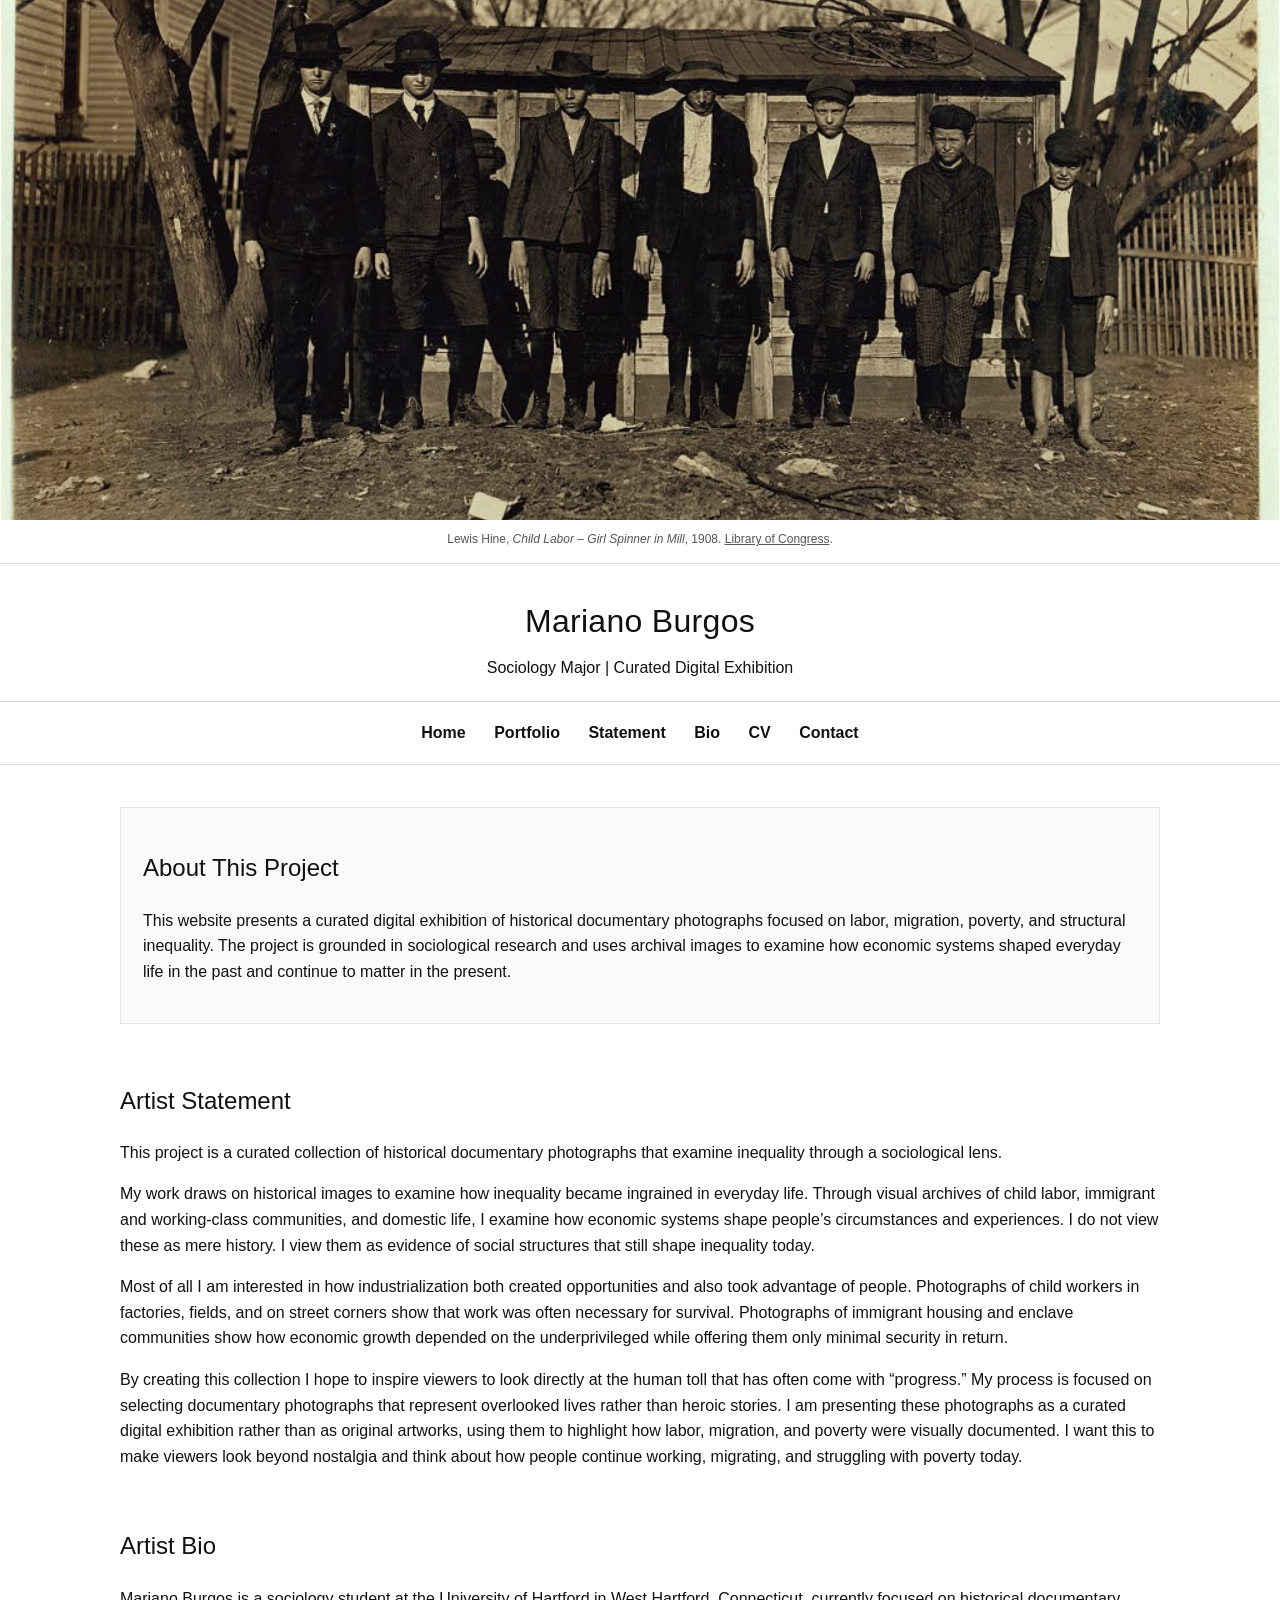
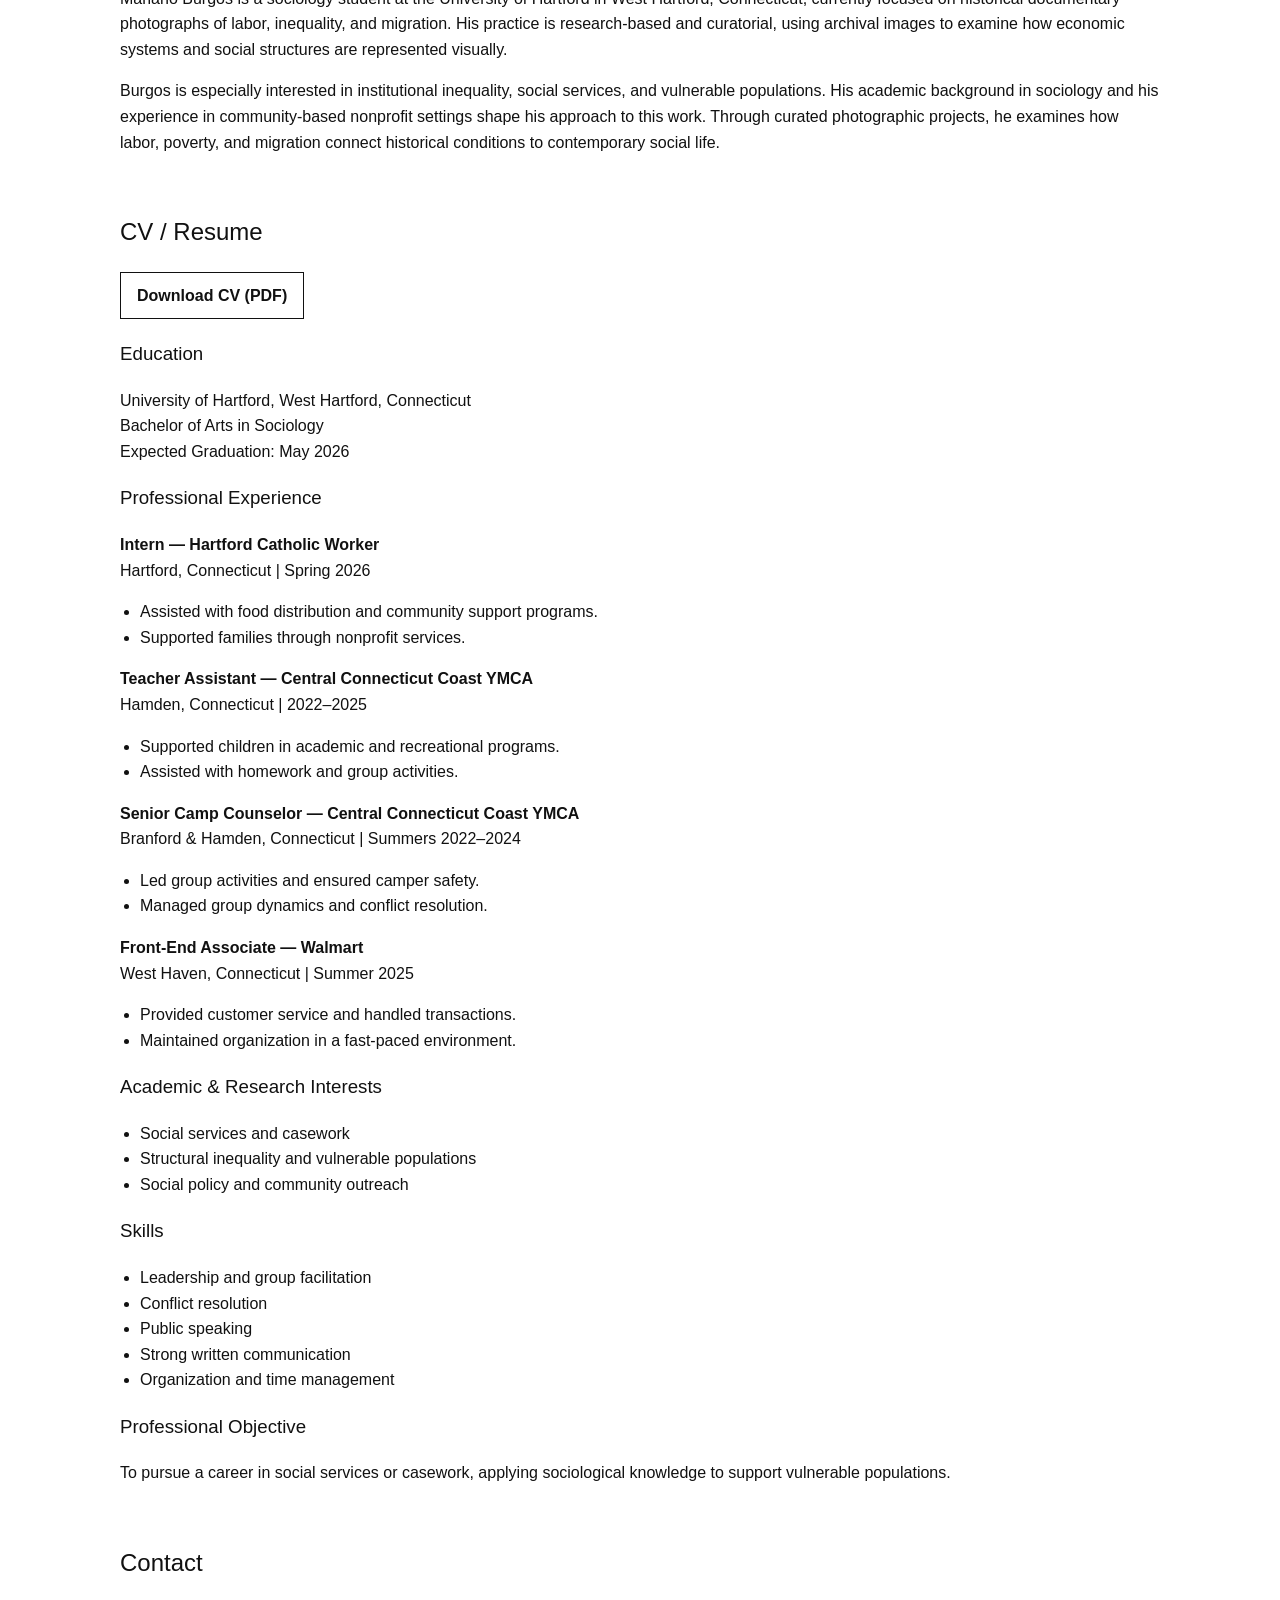
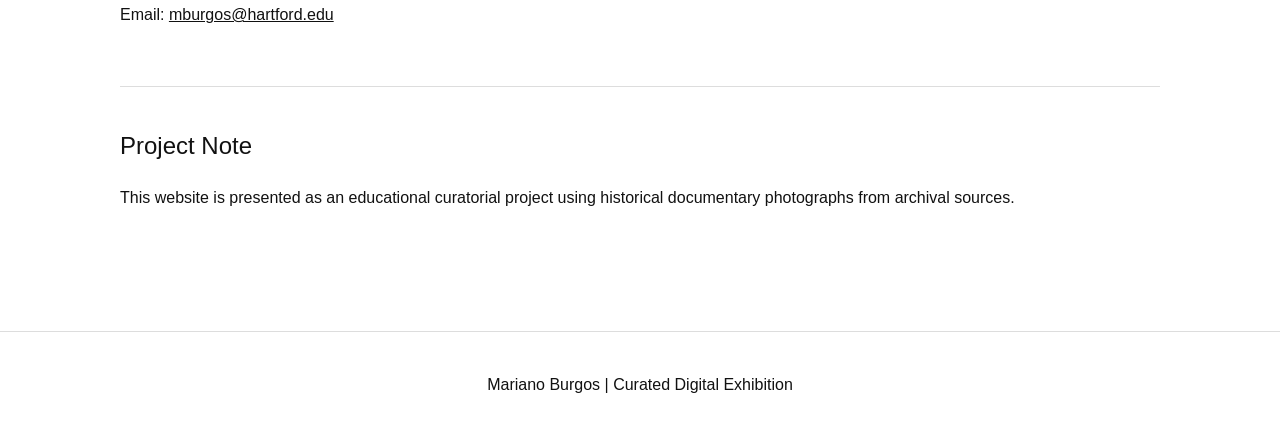
<file: index.html>
<!DOCTYPE html>
<html lang="en">
<head>
  <meta charset="UTF-8" />
  <meta name="viewport" content="width=device-width, initial-scale=1.0" />
  <title>Mariano Burgos | Curated Digital Exhibition</title>
  <link rel="stylesheet" href="styles.css" />
</head>
<body>

  <div class="hero">
    <img src="image1.jpg" alt="Child Labor – Girl Spinner in Mill by Lewis Hine">
    <p class="hero-caption">
      Lewis Hine, <i>Child Labor – Girl Spinner in Mill</i>, 1908.
      <a href="https://cdn.loc.gov/service/pnp/nclc/01500/01589v.jpg" target="_blank">Library of Congress</a>.
    </p>
  </div>

  <header class="site-header">
    <h1>Mariano Burgos</h1>
    <p>Sociology Major | Curated Digital Exhibition</p>
  </header>

  <nav class="site-nav">
    <a href="index.html">Home</a>
    <a href="portfolio.html">Portfolio</a>
    <a href="#statement">Statement</a>
    <a href="#bio">Bio</a>
    <a href="#cv">CV</a>
    <a href="#contact">Contact</a>
  </nav>

  <main class="container">

    <section class="intro-block">
      <h2>About This Project</h2>
      <p>
        This website presents a curated digital exhibition of historical documentary photographs focused on labor, migration, poverty, and structural inequality. The project is grounded in sociological research and uses archival images to examine how economic systems shaped everyday life in the past and continue to matter in the present.
      </p>
    </section>

    <section id="statement">
      <h2>Artist Statement</h2>

      <p>
        This project is a curated collection of historical documentary photographs that examine inequality through a sociological lens.
      </p>

      <p>
        My work draws on historical images to examine how inequality became ingrained in everyday life. Through visual archives of child labor, immigrant and working-class communities, and domestic life, I examine how economic systems shape people’s circumstances and experiences. I do not view these as mere history. I view them as evidence of social structures that still shape inequality today.
      </p>

      <p>
        Most of all I am interested in how industrialization both created opportunities and also took advantage of people. Photographs of child workers in factories, fields, and on street corners show that work was often necessary for survival. Photographs of immigrant housing and enclave communities show how economic growth depended on the underprivileged while offering them only minimal security in return.
      </p>

      <p>
        By creating this collection I hope to inspire viewers to look directly at the human toll that has often come with “progress.” My process is focused on selecting documentary photographs that represent overlooked lives rather than heroic stories. I am presenting these photographs as a curated digital exhibition rather than as original artworks, using them to highlight how labor, migration, and poverty were visually documented. I want this to make viewers look beyond nostalgia and think about how people continue working, migrating, and struggling with poverty today.
      </p>
    </section>

    <section id="bio">
      <h2>Artist Bio</h2>

      <p>
        Mariano Burgos is a sociology student at the University of Hartford in West Hartford, Connecticut, currently focused on historical documentary photographs of labor, inequality, and migration. His practice is research-based and curatorial, using archival images to examine how economic systems and social structures are represented visually.
      </p>

      <p>
        Burgos is especially interested in institutional inequality, social services, and vulnerable populations. His academic background in sociology and his experience in community-based nonprofit settings shape his approach to this work. Through curated photographic projects, he examines how labor, poverty, and migration connect historical conditions to contemporary social life.
      </p>
    </section>

    <section id="cv">
      <h2>CV / Resume</h2>

      <p class="download-link">
        <a href="cv.pdf" target="_blank" class="button-link">Download CV (PDF)</a>
      </p>

      <h3>Education</h3>
      <p>
        University of Hartford, West Hartford, Connecticut<br>
        Bachelor of Arts in Sociology<br>
        Expected Graduation: May 2026
      </p>

      <h3>Professional Experience</h3>

      <p><strong>Intern — Hartford Catholic Worker</strong><br>
        Hartford, Connecticut | Spring 2026
      </p>
      <ul>
        <li>Assisted with food distribution and community support programs.</li>
        <li>Supported families through nonprofit services.</li>
      </ul>

      <p><strong>Teacher Assistant — Central Connecticut Coast YMCA</strong><br>
        Hamden, Connecticut | 2022–2025
      </p>
      <ul>
        <li>Supported children in academic and recreational programs.</li>
        <li>Assisted with homework and group activities.</li>
      </ul>

      <p><strong>Senior Camp Counselor — Central Connecticut Coast YMCA</strong><br>
        Branford &amp; Hamden, Connecticut | Summers 2022–2024
      </p>
      <ul>
        <li>Led group activities and ensured camper safety.</li>
        <li>Managed group dynamics and conflict resolution.</li>
      </ul>

      <p><strong>Front-End Associate — Walmart</strong><br>
        West Haven, Connecticut | Summer 2025
      </p>
      <ul>
        <li>Provided customer service and handled transactions.</li>
        <li>Maintained organization in a fast-paced environment.</li>
      </ul>

      <h3>Academic &amp; Research Interests</h3>
      <ul>
        <li>Social services and casework</li>
        <li>Structural inequality and vulnerable populations</li>
        <li>Social policy and community outreach</li>
      </ul>

      <h3>Skills</h3>
      <ul>
        <li>Leadership and group facilitation</li>
        <li>Conflict resolution</li>
        <li>Public speaking</li>
        <li>Strong written communication</li>
        <li>Organization and time management</li>
      </ul>

      <h3>Professional Objective</h3>
      <p>
        To pursue a career in social services or casework, applying sociological knowledge to support vulnerable populations.
      </p>
    </section>

    <section id="contact">
      <h2>Contact</h2>
      <p>Email: <a href="mailto:mburgos@hartford.edu">mburgos@hartford.edu</a></p>
    </section>

    <section class="note-section">
      <h2>Project Note</h2>
      <p>
        This website is presented as an educational curatorial project using historical documentary photographs from archival sources.
      </p>
    </section>

  </main>

  <footer class="site-footer">
    <p>Mariano Burgos | Curated Digital Exhibition</p>
  </footer>

</body>
</html>
</file>
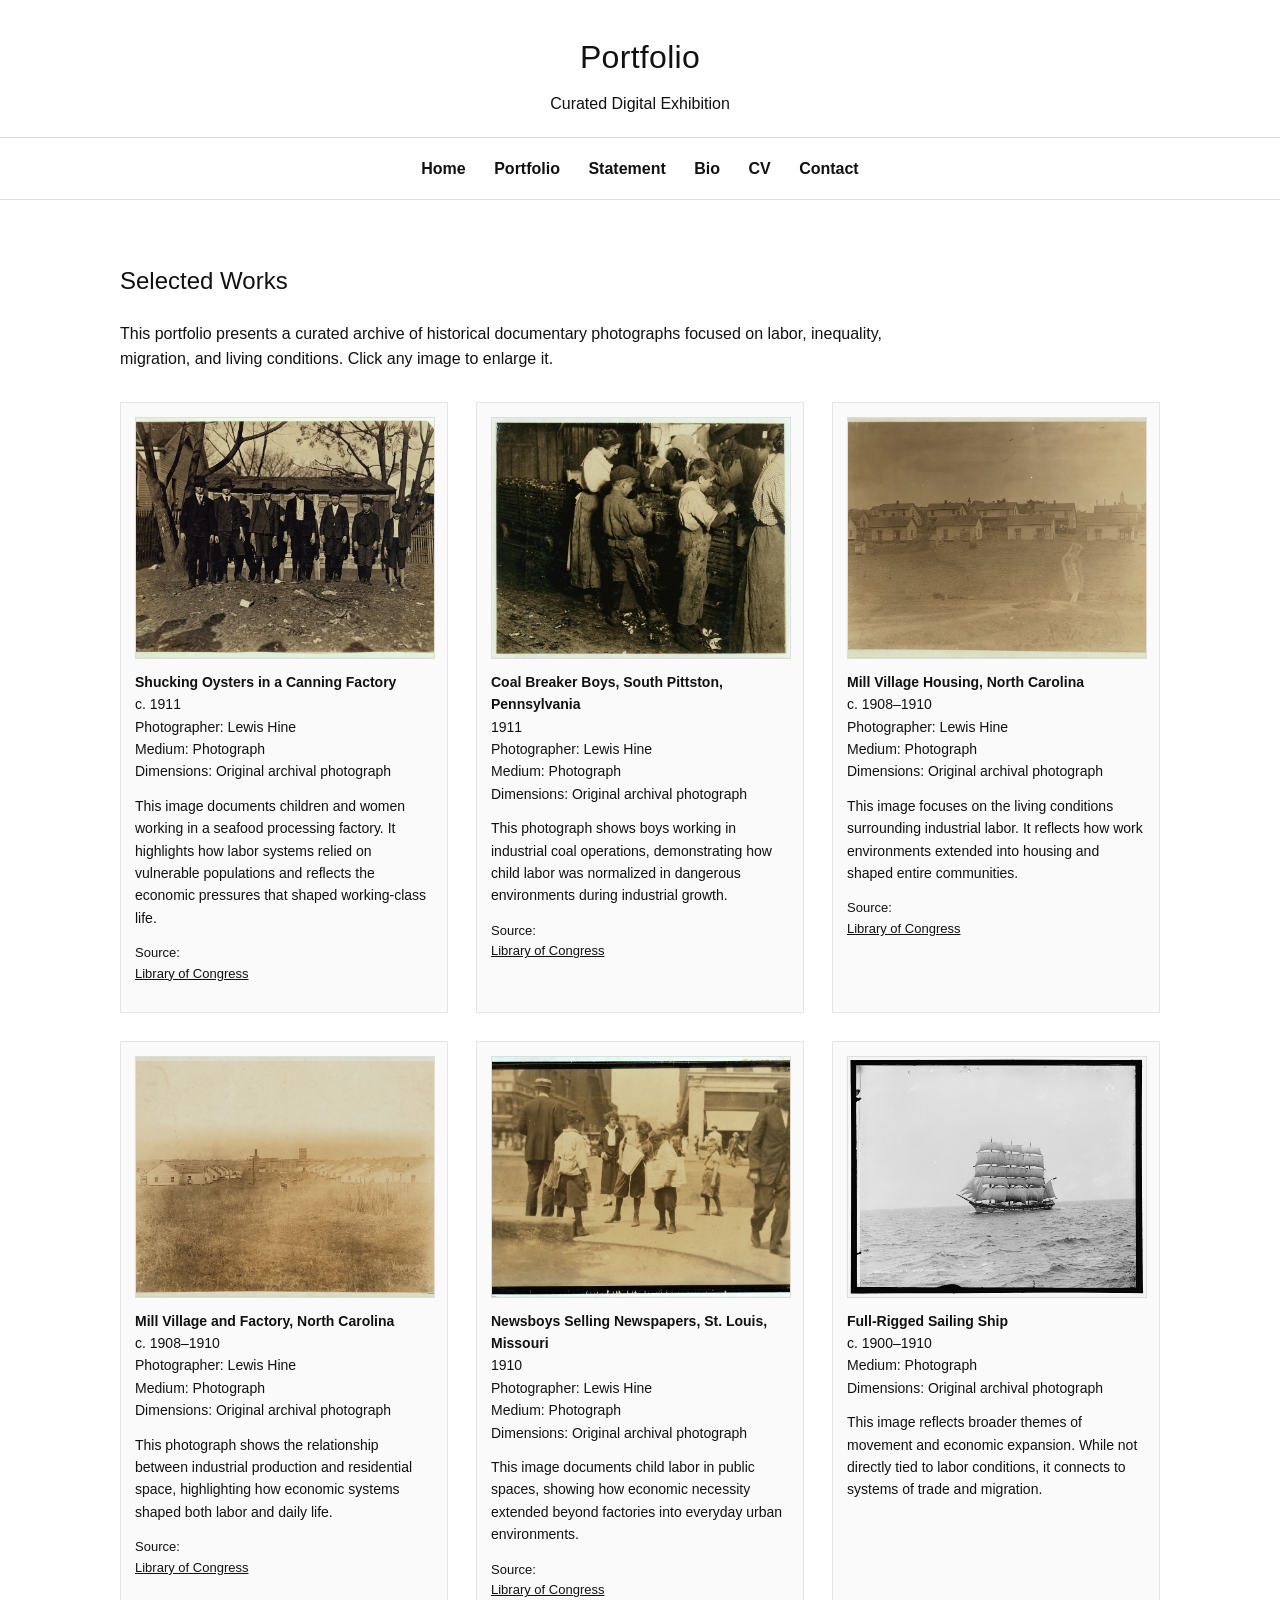
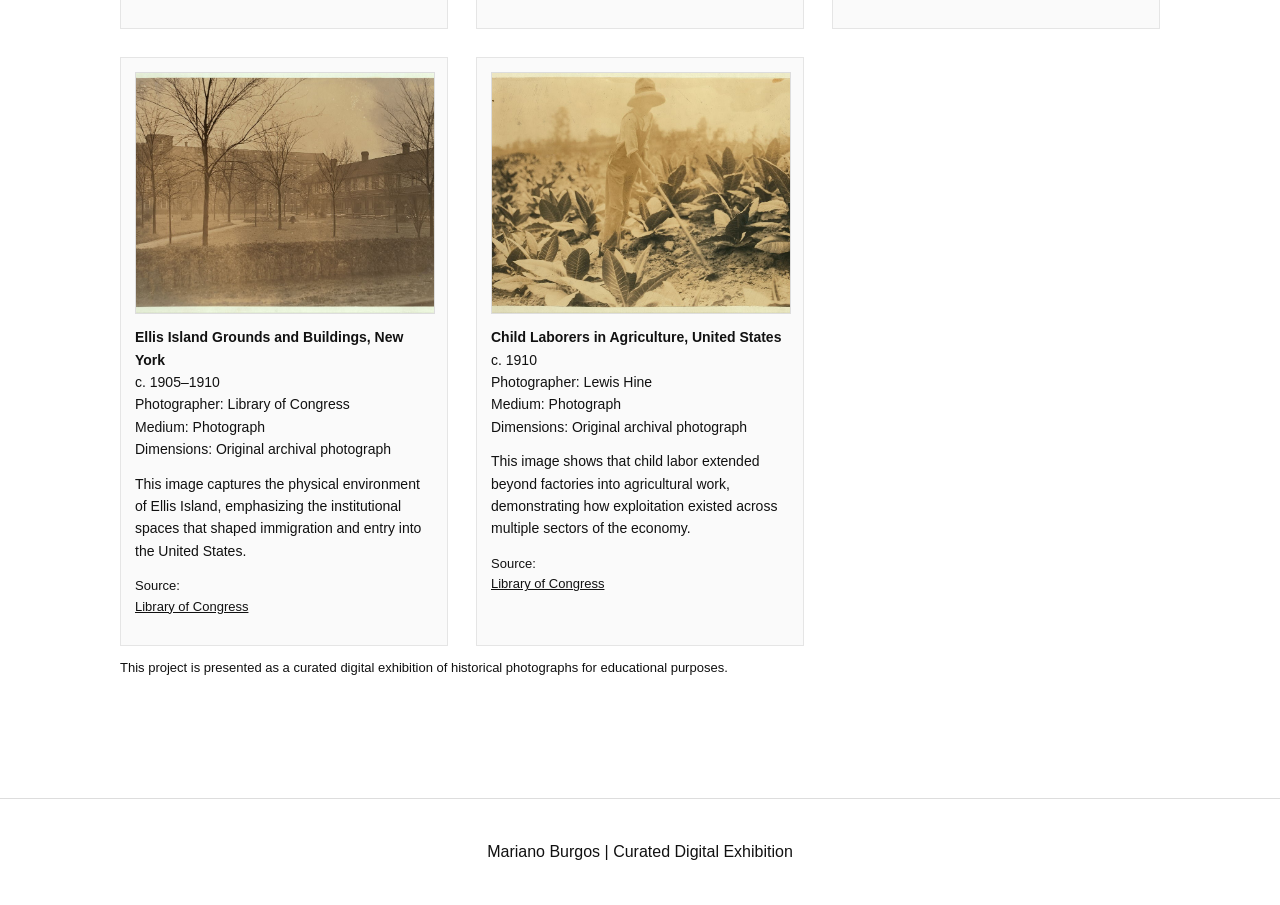
<file: portfolio.html>
<!DOCTYPE html>
<html lang="en">
<head>
<meta charset="UTF-8">
<meta name="viewport" content="width=device-width, initial-scale=1.0">
<title>Portfolio | Mariano Burgos</title>
<link rel="stylesheet" href="styles.css">
</head>

<body>

<header class="site-header">
  <h1>Portfolio</h1>
  <p>Curated Digital Exhibition</p>
</header>

<nav class="site-nav">
  <a href="index.html">Home</a>
  <a href="portfolio.html">Portfolio</a>
  <a href="index.html#statement">Statement</a>
  <a href="index.html#bio">Bio</a>
  <a href="index.html#cv">CV</a>
  <a href="index.html#contact">Contact</a>
</nav>

<main class="container">

<section>
<h2>Selected Works</h2>

<p class="intro-text">
This portfolio presents a curated archive of historical documentary photographs focused on labor, inequality, migration, and living conditions. Click any image to enlarge it.
</p>

<div class="gallery">

<!-- 1 -->
<div class="art-card">
<a href="image1.jpg" class="lightbox-trigger">
<img src="image1.jpg">
</a>

<div class="artwork">
<strong>Shucking Oysters in a Canning Factory</strong><br>
c. 1911<br>
Photographer: Lewis Hine<br>
Medium: Photograph<br>
Dimensions: Original archival photograph
</div>

<p class="curator-note">
This image documents children and women working in a seafood processing factory. It highlights how labor systems relied on vulnerable populations and reflects the economic pressures that shaped working-class life.
</p>

<p class="source-line">
Source:
<a href="https://cdn.loc.gov/service/pnp/nclc/01500/01589v.jpg" target="_blank">Library of Congress</a>
</p>
</div>

<!-- 2 -->
<div class="art-card">
<a href="image2.jpg" class="lightbox-trigger">
<img src="image2.jpg">
</a>

<div class="artwork">
<strong>Coal Breaker Boys, South Pittston, Pennsylvania</strong><br>
1911<br>
Photographer: Lewis Hine<br>
Medium: Photograph<br>
Dimensions: Original archival photograph
</div>

<p class="curator-note">
This photograph shows boys working in industrial coal operations, demonstrating how child labor was normalized in dangerous environments during industrial growth.
</p>

<p class="source-line">
Source:
<a href="https://cdn.loc.gov/service/pnp/nclc/01000/01016v.jpg" target="_blank">Library of Congress</a>
</p>
</div>

<!-- 3 -->
<div class="art-card">
<a href="image3.jpg" class="lightbox-trigger">
<img src="image3.jpg">
</a>

<div class="artwork">
<strong>Mill Village Housing, North Carolina</strong><br>
c. 1908–1910<br>
Photographer: Lewis Hine<br>
Medium: Photograph<br>
Dimensions: Original archival photograph
</div>

<p class="curator-note">
This image focuses on the living conditions surrounding industrial labor. It reflects how work environments extended into housing and shaped entire communities.
</p>

<p class="source-line">
Source:
<a href="https://cdn.loc.gov/service/pnp/nclc/01400/01434v.jpg" target="_blank">Library of Congress</a>
</p>
</div>

<!-- 4 -->
<div class="art-card">
<a href="image4.jpg" class="lightbox-trigger">
<img src="image4.jpg">
</a>

<div class="artwork">
<strong>Mill Village and Factory, North Carolina</strong><br>
c. 1908–1910<br>
Photographer: Lewis Hine<br>
Medium: Photograph<br>
Dimensions: Original archival photograph
</div>

<p class="curator-note">
This photograph shows the relationship between industrial production and residential space, highlighting how economic systems shaped both labor and daily life.
</p>

<p class="source-line">
Source:
<a href="https://cdn.loc.gov/service/pnp/nclc/01400/01418v.jpg" target="_blank">Library of Congress</a>
</p>
</div>

<!-- 5 -->
<div class="art-card">
<a href="image5.jpg" class="lightbox-trigger">
<img src="image5.jpg">
</a>

<div class="artwork">
<strong>Newsboys Selling Newspapers, St. Louis, Missouri</strong><br>
1910<br>
Photographer: Lewis Hine<br>
Medium: Photograph<br>
Dimensions: Original archival photograph
</div>

<p class="curator-note">
This image documents child labor in public spaces, showing how economic necessity extended beyond factories into everyday urban environments.
</p>

<p class="source-line">
Source:
<a href="https://cdn.loc.gov/service/pnp/nclc/04000/04056v.jpg" target="_blank">Library of Congress</a>
</p>
</div>

<!-- 6 -->
<div class="art-card">
<a href="image6.jpg" class="lightbox-trigger">
<img src="image6.jpg">
</a>

<div class="artwork">
<strong>Full-Rigged Sailing Ship</strong><br>
c. 1900–1910<br>
Medium: Photograph<br>
Dimensions: Original archival photograph
</div>

<p class="curator-note">
This image reflects broader themes of movement and economic expansion. While not directly tied to labor conditions, it connects to systems of trade and migration.
</p>
</div>

<!-- 7 -->
<div class="art-card">
<a href="image7.jpg" class="lightbox-trigger">
<img src="image7.jpg">
</a>

<div class="artwork">
<strong>Ellis Island Grounds and Buildings, New York</strong><br>
c. 1905–1910<br>
Photographer: Library of Congress<br>
Medium: Photograph<br>
Dimensions: Original archival photograph
</div>

<p class="curator-note">
This image captures the physical environment of Ellis Island, emphasizing the institutional spaces that shaped immigration and entry into the United States.
</p>

<p class="source-line">
Source:
<a href="https://cdn.loc.gov/service/pnp/det/4a10000/4a15000/4a15700/4a15788v.jpg" target="_blank">Library of Congress</a>
</p>
</div>

<!-- 8 -->
<div class="art-card">
<a href="image8.jpg" class="lightbox-trigger">
<img src="image8.jpg">
</a>

<div class="artwork">
<strong>Child Laborers in Agriculture, United States</strong><br>
c. 1910<br>
Photographer: Lewis Hine<br>
Medium: Photograph<br>
Dimensions: Original archival photograph
</div>

<p class="curator-note">
This image shows that child labor extended beyond factories into agricultural work, demonstrating how exploitation existed across multiple sectors of the economy.
</p>

<p class="source-line">
Source:
<a href="https://cdn.loc.gov/service/pnp/nclc/00500/00553v.jpg" target="_blank">Library of Congress</a>
</p>
</div>

</div>

<p class="archive-note">
This project is presented as a curated digital exhibition of historical photographs for educational purposes.
</p>

</section>

</main>

<!-- LIGHTBOX -->
<div id="lightbox" class="lightbox">
<span class="lightbox-close">&times;</span>
<img class="lightbox-content" id="lightbox-image">
</div>

<footer class="site-footer">
<p>Mariano Burgos | Curated Digital Exhibition</p>
</footer>

<script src="script.js"></script>

</body>
</html>
</file>
<file: styles.css>
body {
  font-family: Arial, sans-serif;
  margin: 0;
  background: #ffffff;
  color: #111111;
  line-height: 1.6;
}

.hero {
  width: 100%;
  border-bottom: 1px solid #dddddd;
  background: #ffffff;
}

.hero img {
  width: 100%;
  max-height: 520px;
  object-fit: cover;
  display: block;
}

.hero-caption {
  font-size: 12px;
  text-align: center;
  margin: 0;
  padding: 10px 12px 14px;
  color: #555555;
}

.hero-caption a {
  color: #555555;
}

.site-header {
  text-align: center;
  padding: 32px 20px 20px;
  border-bottom: 1px solid #dddddd;
}

.site-header h1 {
  margin: 0 0 8px;
  font-weight: normal;
  letter-spacing: 0.3px;
}

.site-header p {
  margin: 0;
}

.site-nav {
  text-align: center;
  padding: 18px 12px;
  border-bottom: 1px solid #dddddd;
  background: #ffffff;
  position: sticky;
  top: 0;
  z-index: 10;
}

.site-nav a {
  color: #111111;
  text-decoration: none;
  margin: 0 12px;
  font-weight: bold;
}

.site-nav a:hover {
  text-decoration: underline;
}

.container {
  max-width: 1040px;
  margin: 0 auto;
  padding: 42px 20px;
}

section {
  margin-bottom: 58px;
}

h2, h3 {
  font-weight: normal;
}

.intro-block {
  background: #fafafa;
  border: 1px solid #e6e6e6;
  padding: 22px;
}

ul {
  padding-left: 20px;
}

.download-link {
  margin-bottom: 20px;
}

.button-link {
  display: inline-block;
  padding: 10px 16px;
  border: 1px solid #111111;
  text-decoration: none;
  color: #111111;
  font-weight: bold;
}

.button-link:hover {
  background: #111111;
  color: #ffffff;
}

#contact a,
.download-link a,
.source-line a,
.archive-note a {
  color: #111111;
}

.intro-text,
.archive-note {
  max-width: 820px;
}

.gallery {
  display: grid;
  grid-template-columns: repeat(auto-fit, minmax(280px, 1fr));
  gap: 28px;
  margin-top: 30px;
}

.art-card {
  border: 1px solid #e5e5e5;
  padding: 14px;
  background: #fafafa;
}

.art-card a {
  display: block;
}

.art-card img {
  width: 100%;
  height: 240px;
  object-fit: cover;
  display: block;
  border: 1px solid #dddddd;
  cursor: pointer;
}

.artwork {
  font-size: 14px;
  margin-top: 12px;
}

.curator-note {
  font-size: 14px;
  margin-top: 12px;
}

.source-line,
.archive-note {
  font-size: 13px;
  margin-top: 12px;
}

.note-section {
  border-top: 1px solid #dddddd;
  padding-top: 20px;
}

.site-footer {
  text-align: center;
  padding: 24px 20px;
  border-top: 1px solid #dddddd;
  margin-top: 20px;
}

.lightbox {
  display: none;
  position: fixed;
  z-index: 999;
  padding-top: 40px;
  left: 0;
  top: 0;
  width: 100%;
  height: 100%;
  overflow: auto;
  background-color: rgba(0, 0, 0, 0.92);
}

.lightbox-content {
  margin: auto;
  display: block;
  max-width: 90%;
  max-height: 85vh;
}

.lightbox-close {
  position: absolute;
  top: 18px;
  right: 30px;
  color: #ffffff;
  font-size: 40px;
  font-weight: bold;
  cursor: pointer;
}

@media (max-width: 640px) {
  .site-nav a {
    display: inline-block;
    margin: 6px 8px;
  }

  .art-card img {
    height: 220px;
  }

  .lightbox-content {
    max-width: 95%;
  }
}
</file>
